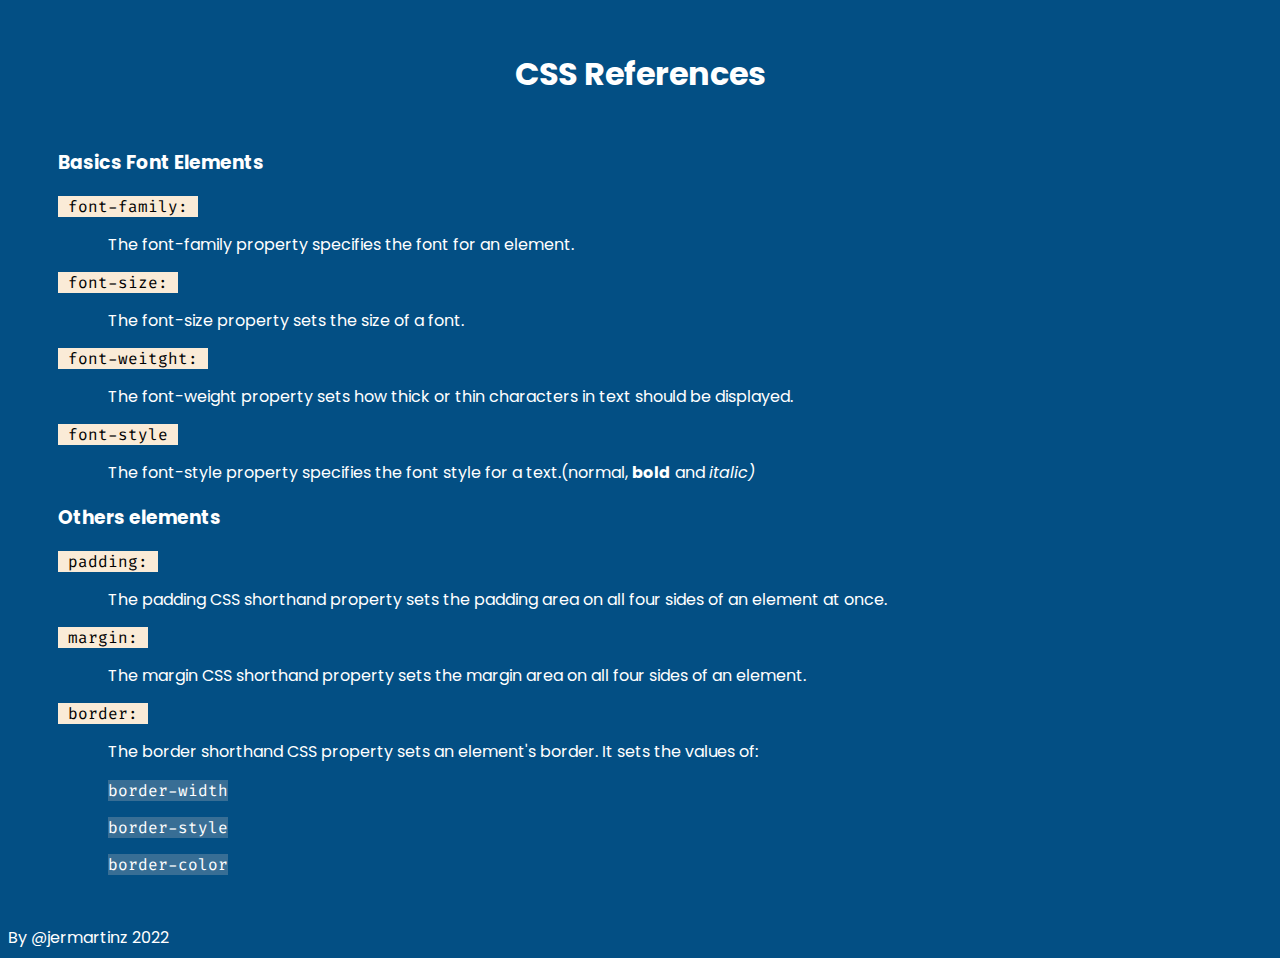
<file: CodeCademy/html-css-cheatsheet-starting/index.html>
<!DOCTYPE html>
<html lang="en">
<head>
    <meta charset="UTF-8">
    <meta http-equiv="X-UA-Compatible" content="IE=edge">
    <meta name="viewport" content="width=device-width, initial-scale=1.0">
    <link rel="stylesheet" href="styles.css">
    <link rel="preconnect" href="https://fonts.googleapis.com">
    <link rel="preconnect" href="https://fonts.gstatic.com" crossorigin>
    <link href="https://fonts.googleapis.com/css2?family=Poppins:wght@600&display=swap" rel="stylesheet"> 
    <link rel="preconnect" href="https://fonts.googleapis.com">
    <link rel="preconnect" href="https://fonts.gstatic.com" crossorigin>
    <link href="https://fonts.googleapis.com/css2?family=Poppins:wght@500&display=swap" rel="stylesheet"> 
    <link rel="preconnect" href="https://fonts.googleapis.com">
    <link rel="preconnect" href="https://fonts.gstatic.com" crossorigin>
    <link href="https://fonts.googleapis.com/css2?family=Poppins:wght@700&display=swap" rel="stylesheet"> 
    <link rel="preconnect" href="https://fonts.googleapis.com">
    <link rel="preconnect" href="https://fonts.gstatic.com" crossorigin>
    <link href="https://fonts.googleapis.com/css2?family=Poppins:wght@300&display=swap" rel="stylesheet"> 
    <link rel="preconnect" href="https://fonts.googleapis.com">
    <link rel="preconnect" href="https://fonts.gstatic.com" crossorigin>
    <link href="https://fonts.googleapis.com/css2?family=Fira+Code:wght@600&display=swap" rel="stylesheet"> 
    <title>CSS Elements</title>
</head>
<body>
    <h1>CSS References</h1>

    <div>
    <h3>Basics Font Elements</h3>
    <dl>
        <dt>font-family:</dt>
        <dd>The font-family property specifies the font for an element.</dd>
        <dt>font-size:</dt>
        <dd>The font-size property sets the size of a font.</dd>
        <dt>font-weitght:</dt>
        <dd>The font-weight property sets how thick or thin characters in text should be displayed.</dd>
        <dt>font-style</dt>
        <dd>The font-style property specifies the font style for a text.(normal, <strong>bold</strong> and <em>italic)</em></dd>
    </dl>
    </div>
    <div>
        <h3>Others elements</h3>
        <dl>
            <dt>padding:</dt>
            <dd>The padding CSS shorthand property sets the padding area on all four sides of an element at once.</dd>
            <dt>margin:</dt>
            <dd>The margin CSS shorthand property sets the margin area on all four sides of an element.</dd>
            <dt>border:</dt>
            <dd>The border shorthand CSS property sets an element's border. It sets the values of:<pre>border-width</pre><pre>border-style</pre> 
                <pre>border-color</pre></dd>
            
        </dl>
        <footer>By @jermartinz 2022</footer>

    </div>
</body>
</html>
</file>
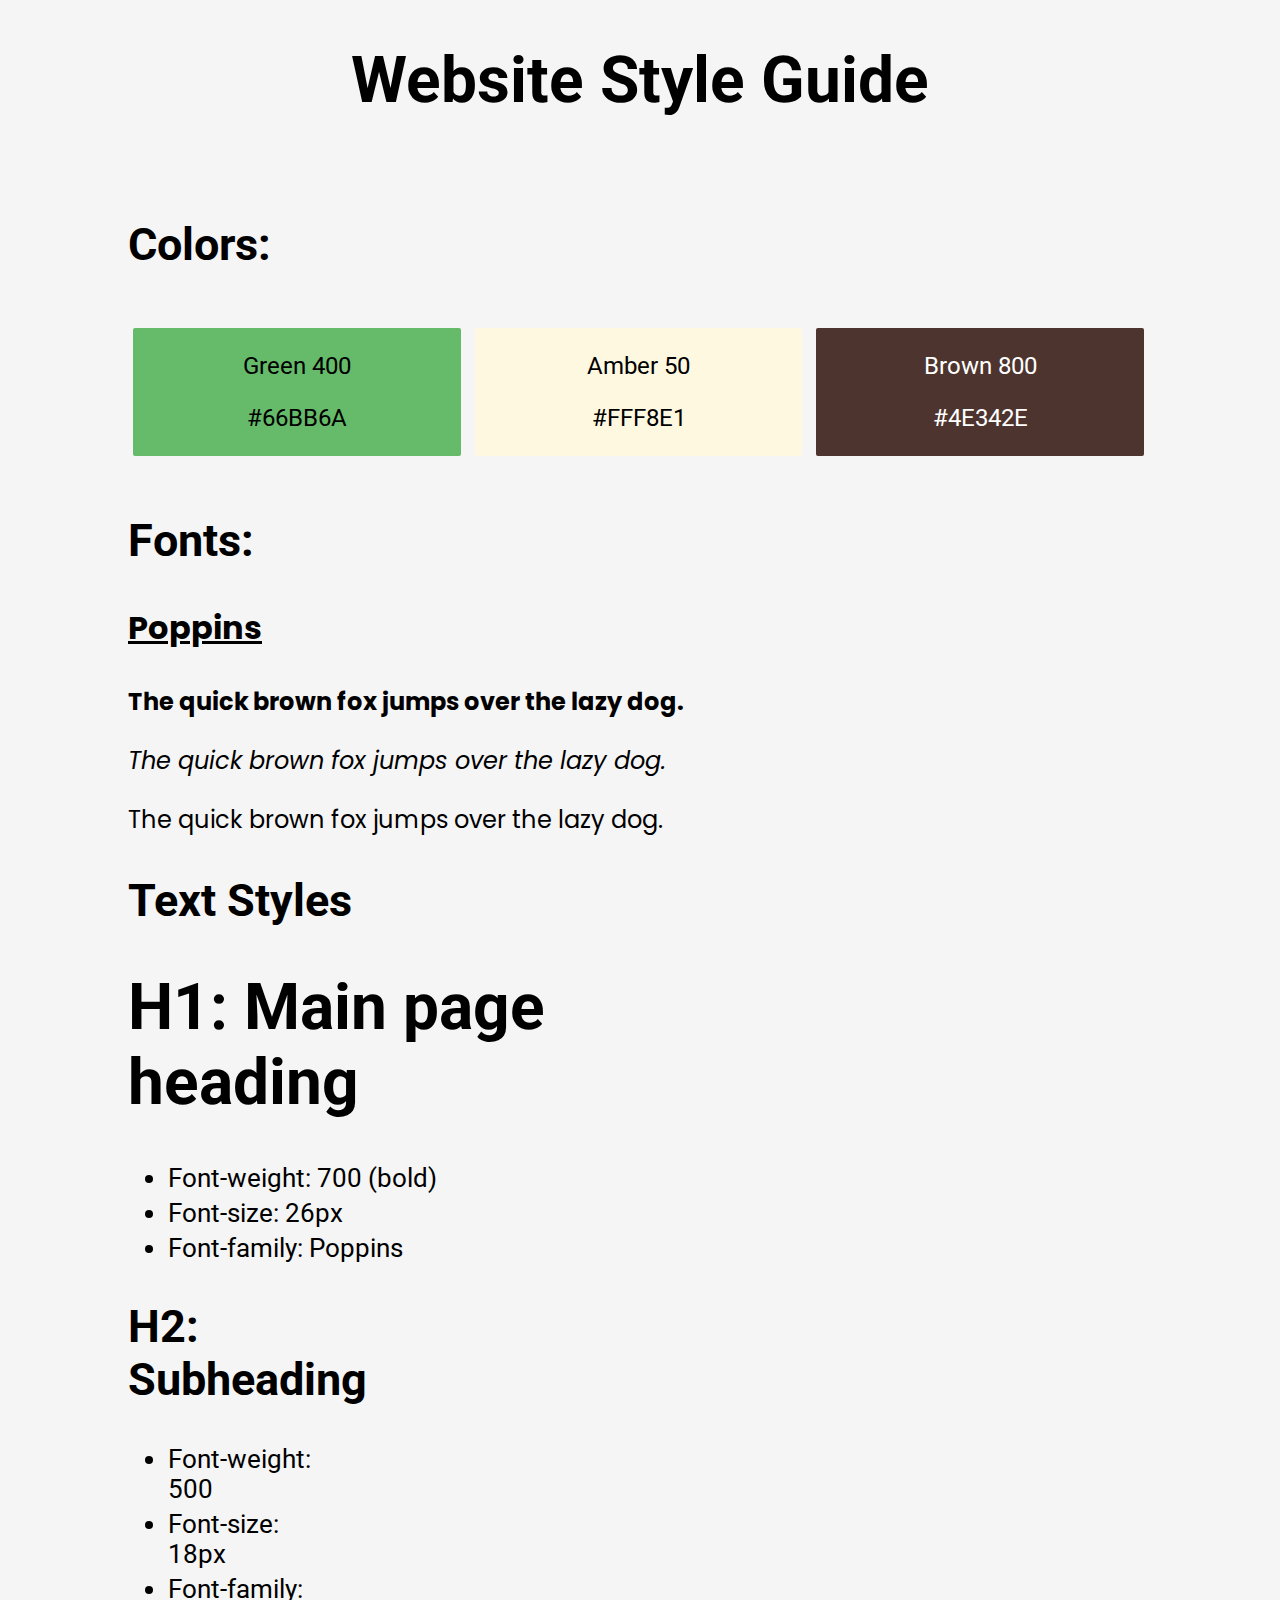
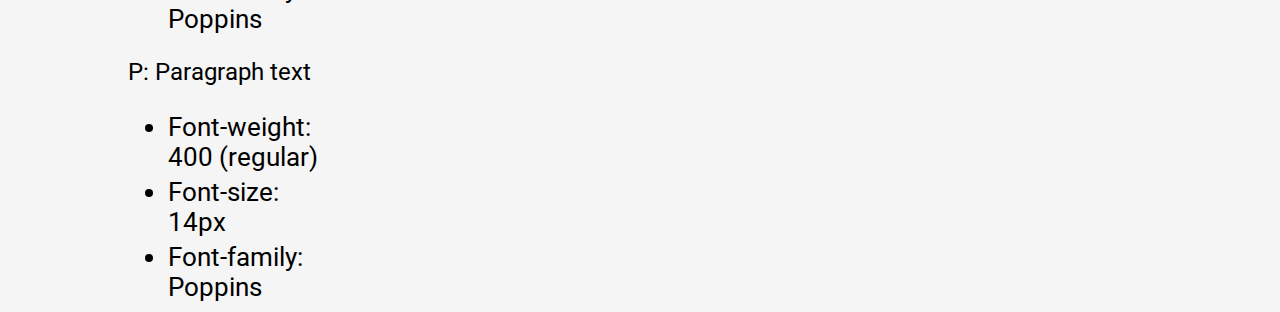
<file: CodeCademy/starting/index.html>
<!DOCTYPE html>
<html lang="en">
<head>
    <meta charset="UTF-8">
    <meta http-equiv="X-UA-Compatible" content="IE=edge">
    <meta name="viewport" content="width=device-width, initial-scale=1.0">
    <title>Design</title>
    <link rel="stylesheet" href="styles.css">
    <link rel="preconnect" href="https://fonts.googleapis.com">
    <link rel="preconnect" href="https://fonts.gstatic.com" crossorigin>
    <link href="https://fonts.googleapis.com/css2?family=Roboto:wght@400;500;700&display=swap" rel="stylesheet">
    <link rel="preconnect" href="https://fonts.googleapis.com">
    <link rel="preconnect" href="https://fonts.gstatic.com" crossorigin>
    <link href="https://fonts.googleapis.com/css2?family=Poppins:ital,wght@0,400;0,700;1,400&display=swap" rel="stylesheet">
   

</head>
<body>

    <h1 class="title">Website Style Guide</h1>

    <div id="colors">
        <h2>Colors:</h2>
        <div class="container container-green">
            <p class="color-label">Green 400</p>
            <p class="color-hexa">#66BB6A</p>
        </div>
        <div class="container container-amber">
            <p class="color-label">Amber 50</p>
            <p class="color-hexa">#FFF8E1</p>
        </div>
        <div class="container container-brown">
            <p class="color-label">Brown 800</p>
            <p class="color-hexa">#4E342E</p>
        </div>
    </div>
    <h2>Fonts:</h2>
    <div id="fonts">
       <div class="fonts-panel">
        <h3 class="font-label-poppins">Poppins</h3>
        <p class="bold-poppins">The quick brown fox jumps over the lazy dog.</p>
        <p class="italic-poppins">The quick brown fox jumps over the lazy dog.</p>
        <p class="regular-poppins">The quick brown fox jumps over the lazy dog.</p>

        </div>
       </div>

       <div id="text-style">
           <h2>Text Styles</h2>
           <div class="text-panel">
           <h1 class="text-title">H1: Main page heading</h1>
           <ul class="text-info">
               <li>Font-weight: 700 (bold)</li>
               <li>Font-size: 26px</li>
               <li>Font-family: Poppins</li>
           </ul>
           <div class="text-panel">
            <h2>H2: Subheading</h2>
            <ul class="text-info">
                <li>Font-weight: 500</li>
                <li>Font-size: 18px</li>
                <li>Font-family: Poppins</li>
            </ul>
           </div>
           <div class="text-panel">
            <p>P: Paragraph text</p>
            <ul class="text-info">
                <li>Font-weight: 400 (regular)</li>
                <li>Font-size: 14px</li>
                <li>Font-family: Poppins</li>
            </ul>
           </div>
        </div>
       </div>
       

    </div>
</body>
</html>
</file>
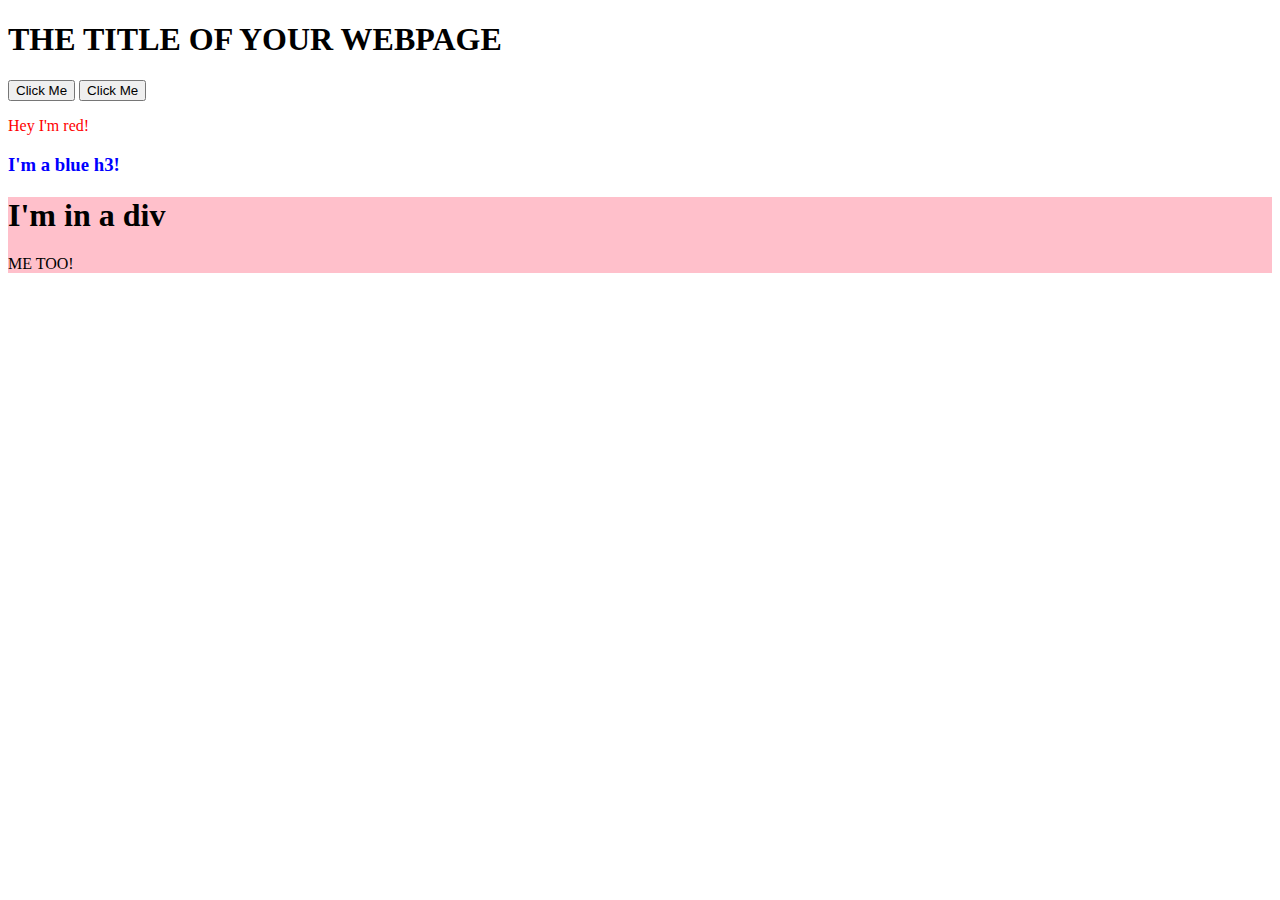
<file: Odin-Project/DOM-manipulation-1/index.html>
<!DOCTYPE html>
<html lang="en">
<head>
    <meta charset="UTF-8">
    <meta http-equiv="X-UA-Compatible" content="IE=edge">
    <meta name="viewport" content="width=device-width, initial-scale=1.0">
    <script src="index.js" defer></script>
    <title>Document</title>
</head>
<body>
    <h1>
    THE TITLE OF YOUR WEBPAGE
    </h1>
    <div id="container">
        <button onclick="alert('Hello World')">Click Me</button>
        <button id="btn">Click Me</button>
    </div>

</body>
</html>
</file>
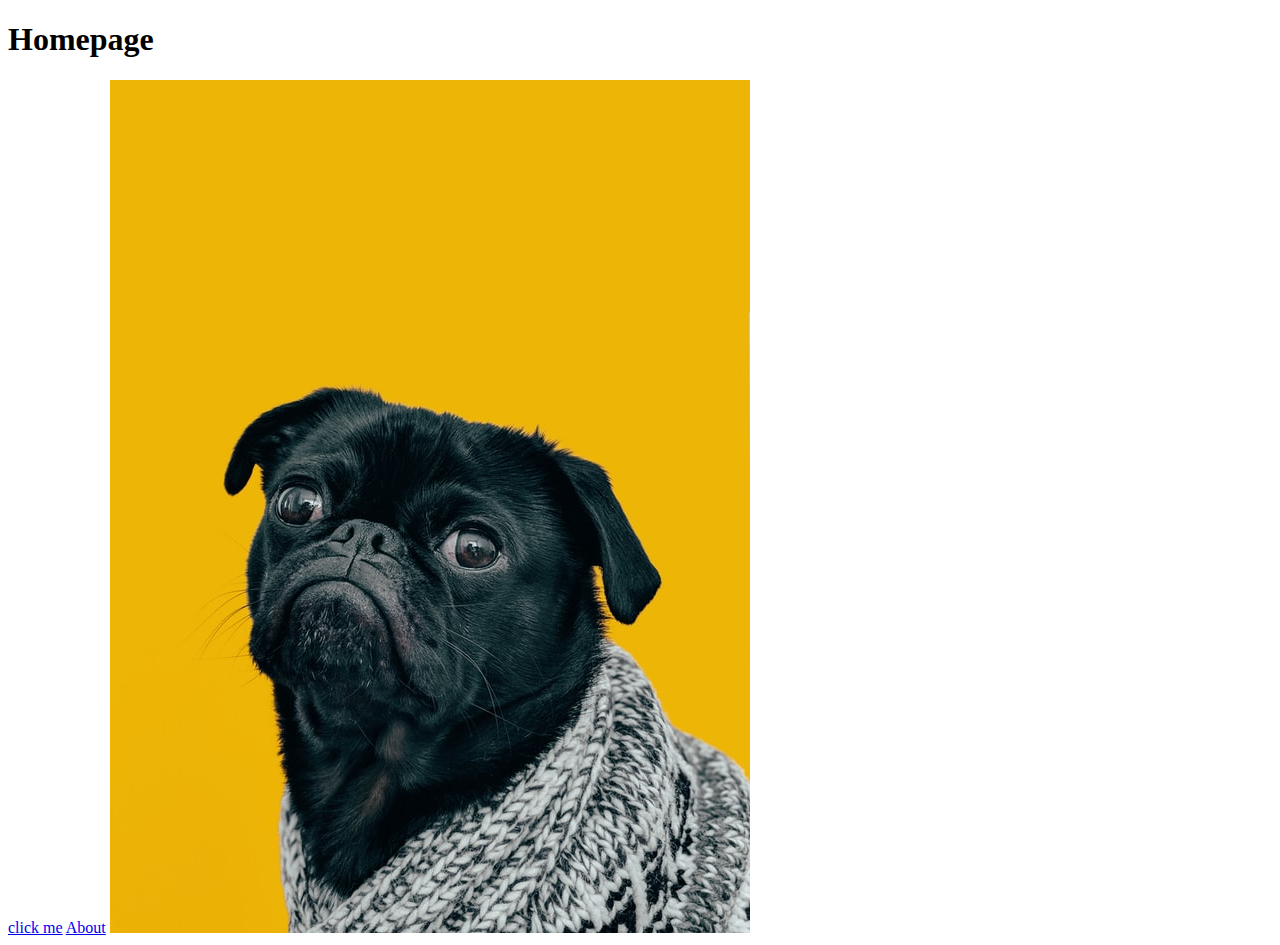
<file: Odin-Project/odin-links-and-images/index.html>
<!DOCTYPE html>
<html lang="en">
<head>
    <meta charset="UTF-8">
    <title>Odin links and images</title>
</head>
<body>
    <h1>Homepage</h1>
    <a href="https://www.theodinproject.com/about">click me</a>
    <a href="./pages/about.html">About</a>
    <img src="./images/dog.jpg" alt="dog">
</body>
</html>
</file>
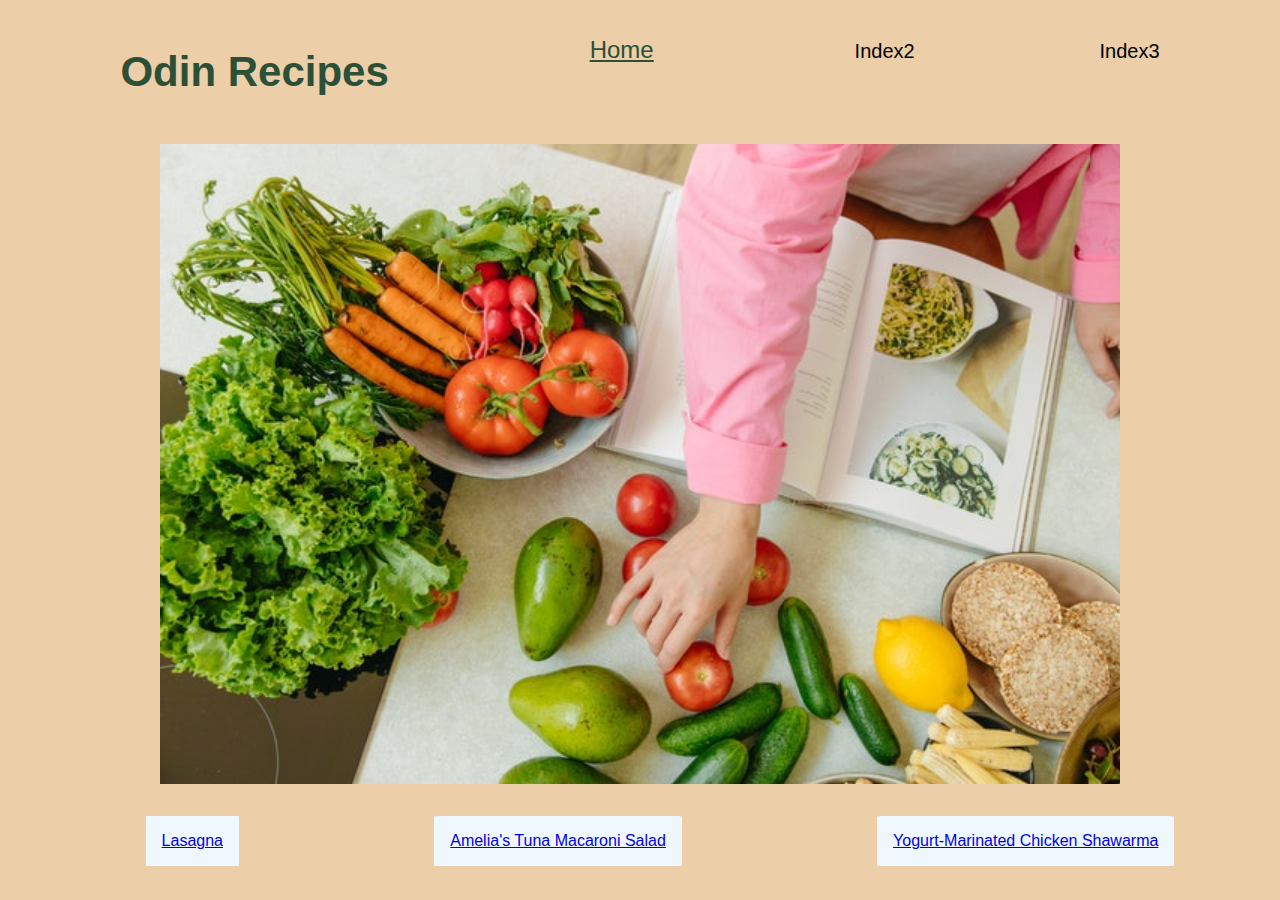
<file: Odin-Project/odin-recipes/index.html>
<!DOCTYPE html>
<html lang="en">
<head>
    <meta charset="UTF-8">
    <title>Odin Recipes</title>
    <link rel="stylesheet" href="style.css">
</head>
<body>
    <header>
        <h1 class="main-title">Odin Recipes</h1>
        <a id="home" href="./index.html">Home</a>
        <p>Index2</p>
        <p>Index3</p>
    </header>
    
    <div class="main-img">
        <img class="img-item"src="./images/recipe-book.jpg" alt="recipe-book">
    </div>
    <div>
        <ul class="index-item">
        <a id="recipe1" href="./recipes/lasagna.html">Lasagna</a>
        <a id="recipe2" href="./recipes/macaroni-salad.html">Amelia's Tuna Macaroni Salad</a>
        <a id="recipe3" href="./recipes/chicken-shawarma.html">Yogurt-Marinated Chicken Shawarma</a>
    </div>
</body>
</html>
</file>
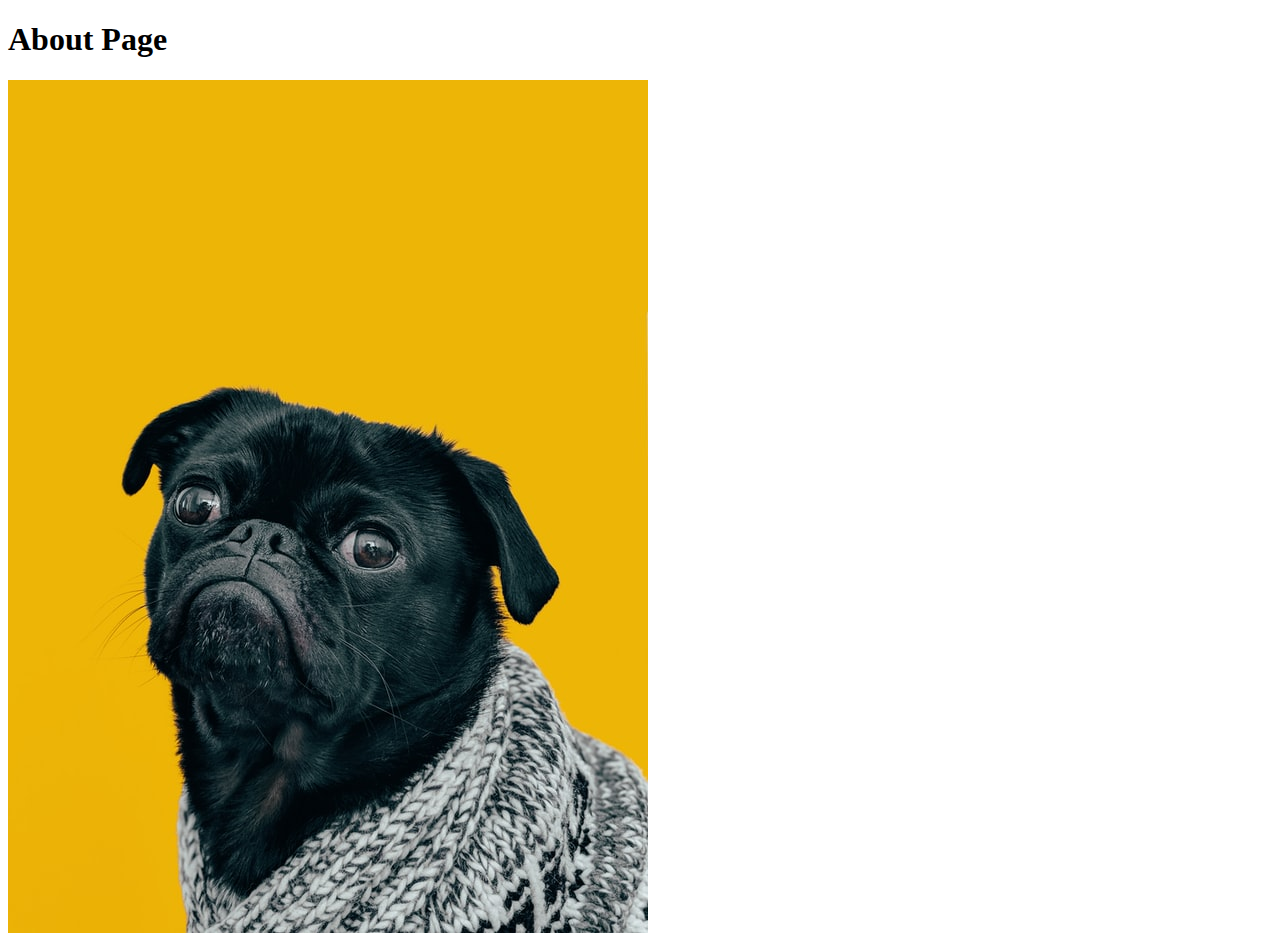
<file: Odin-Project/odin-links-and-images/pages/about.html>
<!DOCTYPE html>
<html lang="en">
    <head>
    <meta charset="UTF-8">
    <title>Odin Links and Images</title>
    </head>

    <body>
    <h1>About Page</h1>
    <img src="../images/dog.jpg" alt="dog">
    </body>
</html>
</file>
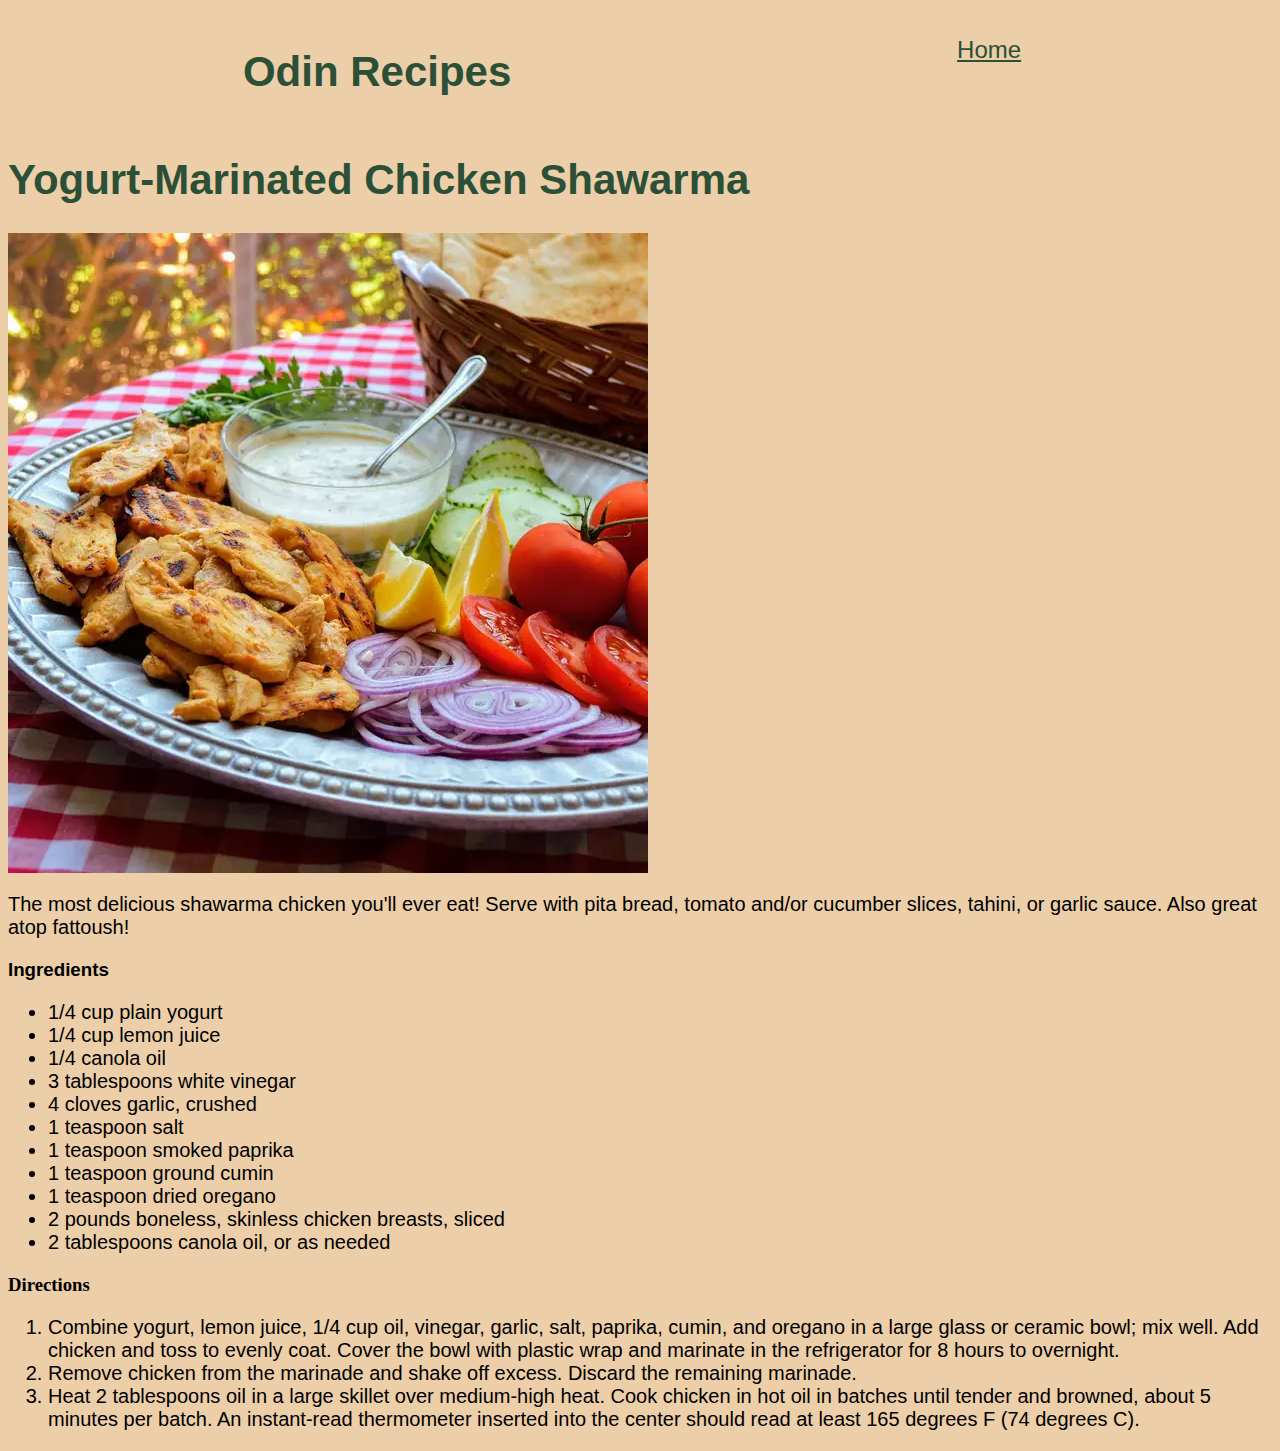
<file: Odin-Project/odin-recipes/recipes/chicken-shawarma.html>
<html lang="en">
<head>
    <meta charset="UTF-8">
    <title>Yogurt-Marinated Chicken Shawarma</title>
    <link rel="stylesheet" href="../style.css">
</head>
<body>
    <header>
        <h1 class="main-title">Odin Recipes</h1>
        <a id="home" href="../index.html">Home</a>
    </header>
    <h1 class="main-title">Yogurt-Marinated Chicken Shawarma</h1>
    <img id="chicken-sha-img" src="../images/chicken-shawarma.jpg" alt="chicken-shawarma">
    <p>The most delicious shawarma chicken you'll ever eat! Serve with pita bread, tomato 
        and/or cucumber slices, tahini, or garlic sauce. Also great atop fattoush!</p>
    <h3 class="section-title">Ingredients</h3>
    <ul class="ingredients">
        <li>1/4 cup plain yogurt</li>
        <li>1/4 cup lemon juice </li>
        <li>1/4 canola oil </li>
        <li> 3 tablespoons white vinegar</li>
        <li>4 cloves garlic, crushed</li>
        <li>1 teaspoon salt</li>
        <li>1 teaspoon smoked paprika</li>
        <li>1 teaspoon ground cumin</li>
        <li>1 teaspoon dried oregano</li>
        <li>2 pounds boneless, skinless chicken breasts, sliced</li>
        <li>2 tablespoons canola oil, or as needed</li>       
    </ul>
    <h3 class="section title">Directions</h3>
    <ol class="directions">
        <li>Combine yogurt, lemon juice, 1/4 cup oil, vinegar, garlic, salt, paprika, cumin, and oregano 
            in a large glass or ceramic bowl; mix well. Add chicken and toss to evenly coat. 
            Cover the bowl with plastic wrap and marinate in the refrigerator for 8 hours to overnight.</li>
        <li>Remove chicken from the marinade and shake off excess. Discard the remaining marinade.</li>
        <li>Heat 2 tablespoons oil in a large skillet over medium-high heat. Cook chicken in hot oil in batches 
            until tender and browned, about 5 minutes per batch. An instant-read thermometer inserted into the center 
            should read at least 165 degrees F (74 degrees C).</li>
    </ol>
</body>
</html>
</file>
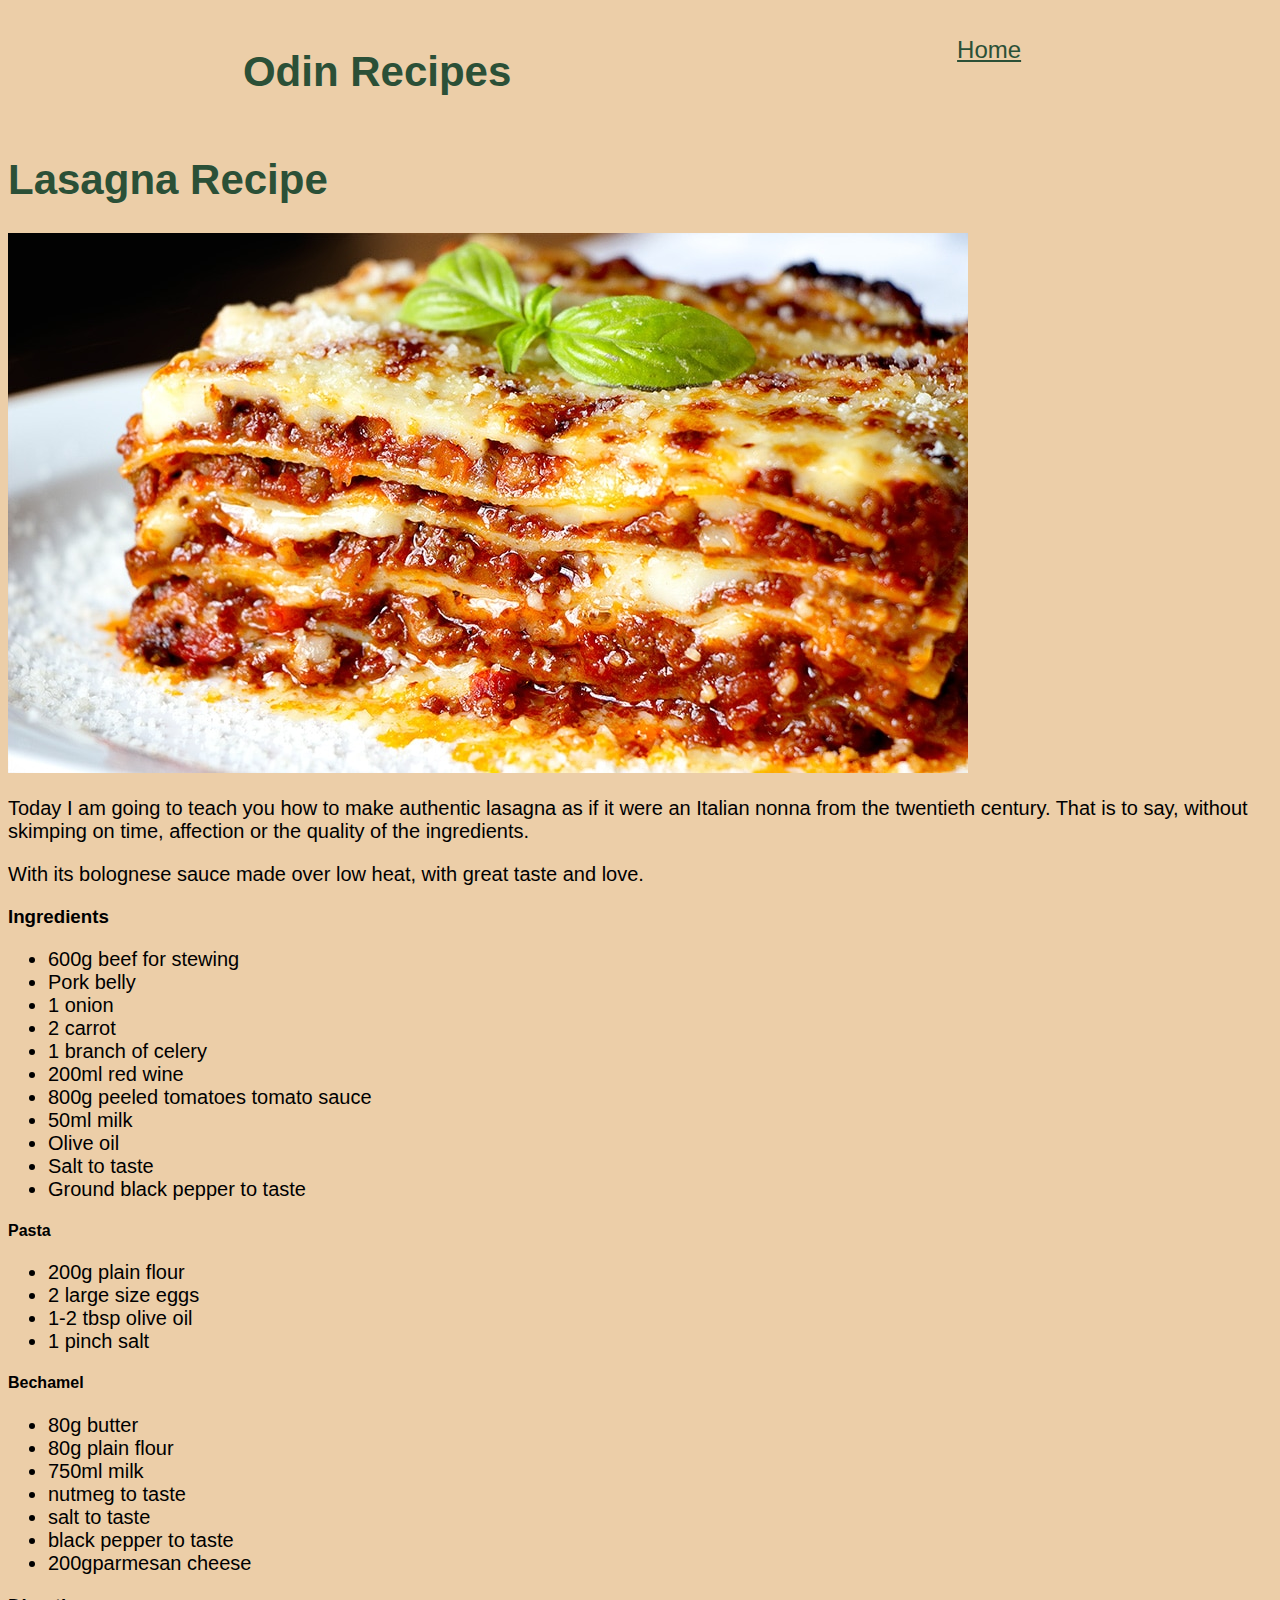
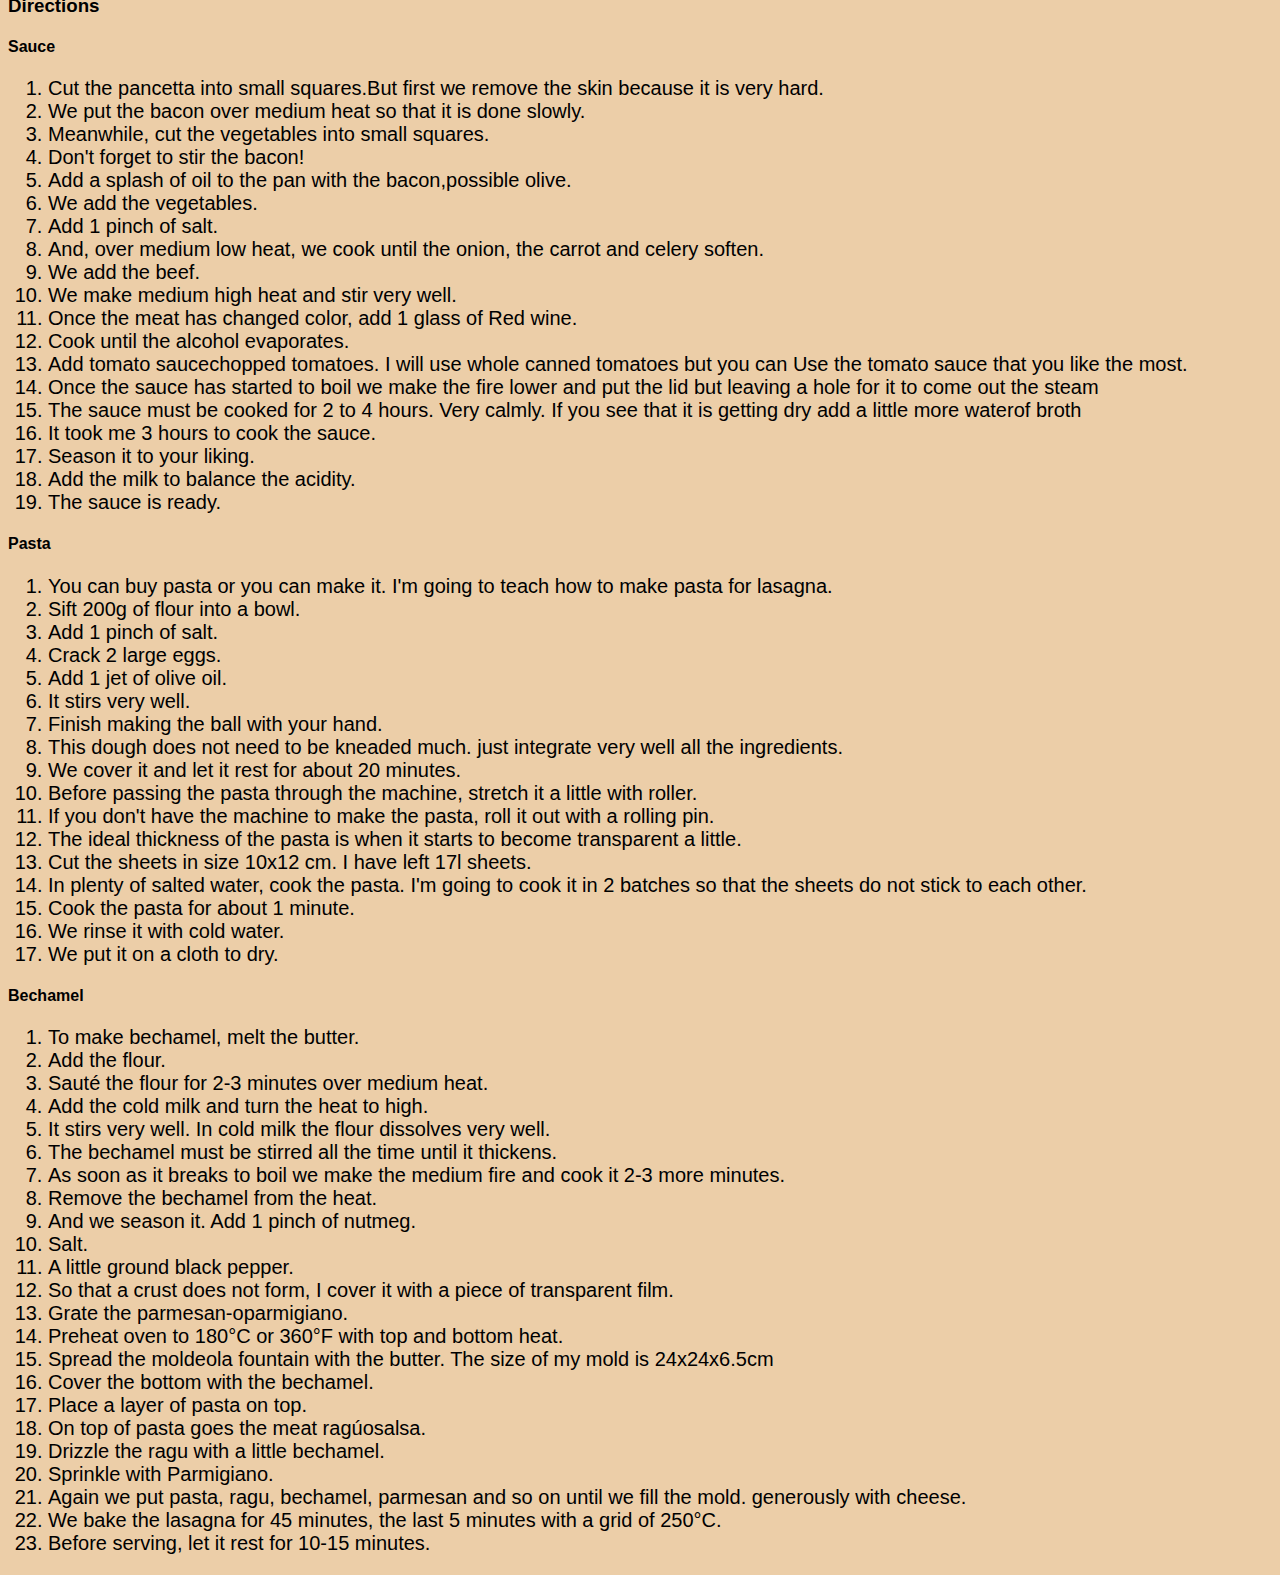
<file: Odin-Project/odin-recipes/recipes/lasagna.html>
<!DOCTYPE html>
<html lang="en">
<head>
    <meta charset="UTF-8">
    <title>Lasagna</title>
    <link rel="stylesheet" href="../style.css">
</head>
<body>
    <header>
        <h1 class="main-title">Odin Recipes</h1>
        <a id="home" href="../index.html">Home</a>
    </header>
    <h1 class="main-title">Lasagna Recipe</h1>
    <img id="lasagna-img" src="../images/lasagna.jpg" alt="lasagna">
    <p>Today I am going to teach you how to make authentic lasagna as if it were an Italian nonna from the
        twentieth century. That is to say, without skimping on time, affection or the quality of the
        ingredients.</p>
    <p>With its bolognese sauce made over low heat, with great taste and love.</p>
    <h3 class="section-title">Ingredients</h3>
    <ul class="ingredients">
        <li>600g beef for stewing</li>
        <li>Pork belly</li>
        <li>1 onion</li>
        <li>2 carrot</li>
        <li>1 branch of celery</li>
        <li>200ml red wine</li>
        <li>800g peeled tomatoes tomato sauce</li>
        <li>50ml milk</li>
        <li>Olive oil</li>
        <li>Salt to taste</li>
        <li>Ground black pepper to taste</li>
    </ul>
    <h4 class="sub-section-title">Pasta</h4>
    <ul class="ingredients">
        <li>200g plain flour</li>
        <li>2 large size eggs</li>
        <li>1-2 tbsp olive oil</li>
        <li>1 pinch salt</li>
        </li>
    </ul>
    <h4 class="sub-section-title">Bechamel</h4>
    <ul class="ingredients">
        <li>80g butter</li>
        <li>80g plain flour</li>
        <li>750ml milk</li>
        <li>nutmeg to taste</li>
        <li>salt to taste</li>
        <li>black pepper to taste</li>
        <li>200gparmesan cheese</li>
    </ul>
    <h3 class="section-title">Directions</h3>
    <h4 class="sub-section-title">Sauce</h4>
    <ol class="directions">
        <li>Cut the pancetta into small squares.But first we remove the skin because it is very hard.</li>
        <li>We put the bacon over medium heat so that it is done slowly.</li>
        <li>Meanwhile, cut the vegetables into small squares.</li>
        <li>Don't forget to stir the bacon!</li>
        <li>Add a splash of oil to the pan with the bacon,possible olive.</li>
        <li> We add the vegetables.</li>
        <li>Add 1 pinch of salt.</li>
        <li>And, over medium low heat, we cook until the onion, the carrot and celery soften.</li>
        <li>We add the beef.</li>
        <li>We make medium high heat and stir very well.</li>
        <li>Once the meat has changed color, add 1 glass of Red wine.</li>
        <li>Cook until the alcohol evaporates.</li>
        <li>Add tomato saucechopped tomatoes. I will use whole canned tomatoes but you can
            Use the tomato sauce that you like the most.</li>
        <li>Once the sauce has started to boil we make the fire lower and put the lid but
            leaving a hole for it to come out the steam</li>
        <li>The sauce must be cooked for 2 to 4 hours. Very calmly. If you see that 
            it is getting dry add a little more waterof broth</li>
        <li> It took me 3 hours to cook the sauce.</li>
        <li>Season it to your liking.</li>
        <li>Add the milk to balance the acidity.</li>
        <li>The sauce is ready.</li>
    </ol>
    <h4 class="sub-section-title">Pasta</h4>
    <ol class="directions">
        <li>You can buy pasta or you can make it. I'm going to
            teach how to make pasta for lasagna.</li>
        <li>Sift 200g of flour into a bowl.</li>
        <li>Add 1 pinch of salt.</li>
        <li>Crack 2 large eggs.</li>
        <li>Add 1 jet of olive oil.</li>
        <li>It stirs very well.</li>
        <li>Finish making the ball with your hand.</li>
        <li>This dough does not need to be kneaded much. just integrate very well all the ingredients.</li>
        <li>We cover it and let it rest for about 20 minutes.</li>
        <li>Before passing the pasta through the machine, stretch it a little with roller.</li>
        <li>If you don't have the machine to make the pasta, roll it out with a rolling pin.</li>
        <li>The ideal thickness of the pasta is when it starts to become transparent a little.</li>
        <li>Cut the sheets in size 10x12 cm. I have left 17l sheets.</li>
        <li>In plenty of salted water, cook the pasta. I'm going to cook it in 2 batches 
            so that the sheets do not stick to each other.</li>
        <li>Cook the pasta for about 1 minute.</li>
        <li>We rinse it with cold water.</li>
        <li>  We put it on a cloth to dry.</li>
    </ol>
    <h4 class="sub-section-title">Bechamel</h4>
    <ol class="directions">
    <li>To make bechamel, melt the butter.
    <li>Add the flour.
    <li>Sauté the flour for 2-3 minutes over medium heat.
    <li>Add the cold milk and turn the heat to high.
    <li>It stirs very well. In cold milk the flour dissolves very well.
    <li>The bechamel must be stirred all the time until it thickens.
    <li>As soon as it breaks to boil we make the medium fire and cook it 2-3 more minutes.
    <li>Remove the bechamel from the heat.
    <li>And we season it. Add 1 pinch of nutmeg.
    <li>Salt.
    <li>A little ground black pepper.
    <li>So that a crust does not form, I cover it with a piece of transparent film.
    <li>Grate the parmesan-oparmigiano.
    <li>Preheat oven to 180°C or 360°F with top and bottom heat.
    <li>Spread the moldeola fountain with the butter. The size of my mold is 24x24x6.5cm
    <li>Cover the bottom with the bechamel.
    <li>Place a layer of pasta on top.
    <li>On top of pasta goes the meat ragúosalsa.
    <li>Drizzle the ragu with a little bechamel.
    <li>Sprinkle with Parmigiano.
    <li>Again we put pasta, ragu, bechamel, parmesan and so on until we fill the mold.
        generously with cheese.
    <li>We bake the lasagna for 45 minutes, the last 5 minutes with a grid of 250°C.
    <li>Before serving, let it rest for 10-15 minutes.
    </ol>
</body>
</html>
</file>
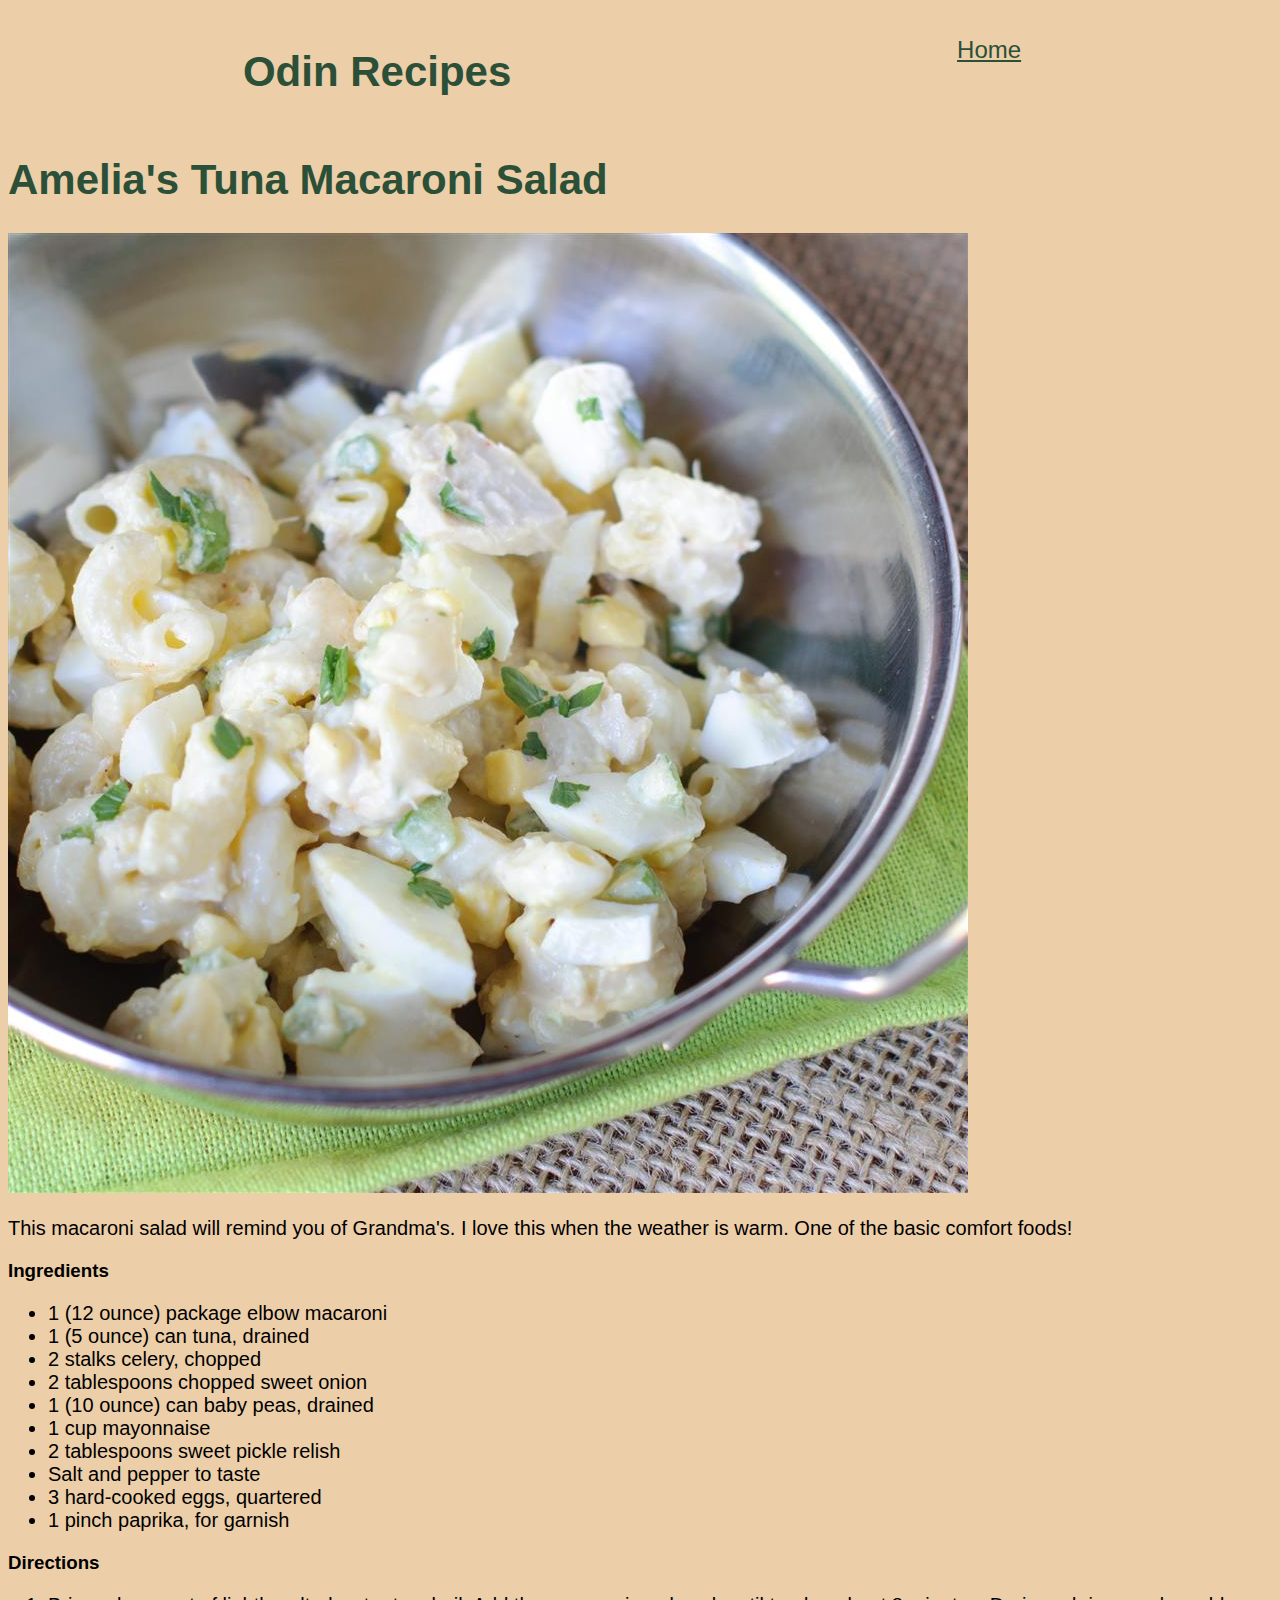
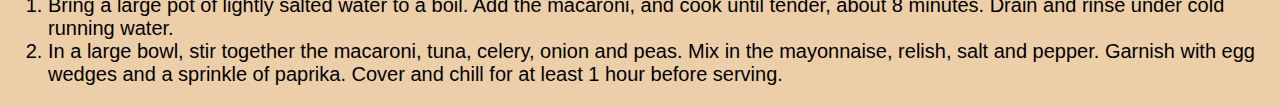
<file: Odin-Project/odin-recipes/recipes/macaroni-salad.html>
<!DOCTYPE html>
<html lang="en">
<head>
    <meta charset="UTF-8">
    <title>Amelia's Tuna Macaroni Salad</title>
    <link rel="stylesheet" href="../style.css">
</head>
<body>
    <header>
        <h1 class="main-title">Odin Recipes</h1>
        <a id="home" href="../index.html">Home</a>
    </header>
    <h1 class="main-title">Amelia's Tuna Macaroni Salad</h1>
    <img id="macaroni-img" src="../images/macaroni-salad.jpeg" alt="macaroni-salad">
    <p>This macaroni salad will remind you of Grandma's. 
        I love this when the weather is warm. One of the basic comfort foods!</p>
    <h3 class="section-title">Ingredients</h3>
    <ul class="ingredients">
        <li>1 (12 ounce) package elbow macaroni</li>
        <li>1 (5 ounce) can tuna, drained</li>
        <li>2 stalks celery, chopped</li>
        <li>2 tablespoons chopped sweet onion</li>
        <li>1 (10 ounce) can baby peas, drained</li>
        <li>1 cup mayonnaise</li>
        <li>2 tablespoons sweet pickle relish</li>
        <li>Salt and pepper to taste</li>
        <li>3 hard-cooked eggs, quartered</li>
        <li>1 pinch paprika, for garnish</li>
    </ul>
    <h3 class="section-title">Directions</h3>
    <ol class="directions">
        <li>Bring a large pot of lightly salted water to a boil. 
            Add the macaroni, and cook until tender, about 8 minutes. 
            Drain and rinse under cold running water.</li>
        <li>In a large bowl, stir together the macaroni, tuna, celery, onion and peas. 
            Mix in the mayonnaise, relish, salt and pepper. Garnish with egg wedges and 
            a sprinkle of paprika. Cover and chill for at least 1 hour before serving.</li>
    </ol>
</body>
</html>
</file>
<file: CodeCademy/html-css-cheatsheet-starting/styles.css>
body {
    background-color: #034f84;
    font-family: 'Poppins', sans-serif;
}
h1{
    font-family:  'Poppins', sans-serif;
    color: white;
    text-align: center;
    margin: 50px;
    font-size: 700;
    display: block;
}



h3 {
    font-family:  Poppins, sans-serif;
    font-size: 500;
    color: white;
    margin-left: 50px;
}

dt{
    font-family: 'Fira Code',  monospace;
    background-color: antiquewhite;
    padding-right: 10px;
    padding-left: 10px;
    margin: 15px 50px;
    width: fit-content;
}
dd{
    color: white;
    margin-left: 100px;
}
pre{
    font-family: 'Fira Code';
    background-color: rgba(209, 202, 202, 0.26);
    width: fit-content;

}
footer{
    margin-top: 50px;
    color: white;
}
</file>
<file: CodeCademy/starting/styles.css>
body{
    font-family: Roboto, sans-serif;
    margin: 0 10%;
    background-color: whitesmoke;
}
.title{
    display: block;
    font-size: 64px;
    font-weight: bold;
    text-align: center;
    
}

p{
    font-size: 24px;
}

h2{
    display: block;
    font-size: 45px;
  
}
#colors{
    margin-top: 100px;
}

.container{
    display: inline-block;
    width: 32%;
    text-align: center;
    margin: 20px 5px;
    min-height: 100px;
    border-radius: 2px;
}

.container-green{
    background-color: #66BB6A;
    color: black;
}
.container-amber{
    background-color: #FFF8E1;
    color:black
    
}
.container-brown{
    background-color: #4E342E;
    color: white;
}

.color-label{
    display: block;
    font-size: 24px;
}
.color-hexa{
    display: block;
    font-size: 24px;
    
}
.font-panel {
    width: 45%;
   
}

.font-label-poppins{
    font-family: 'Poppins', sans-serif;
    font-size: 32px;
    text-decoration: underline;
}

.bold-poppins{
    font-family: 'Poppins';
    font-weight: bold;
    font-size: 24px;
}

.italic-poppins{
    font-family: 'Poppins';
    font-style: italic;
    font-size: 24px;
}
.regular-poppins{
    font-family: 'Poppins';
    font-style: normal;
    font-size: 24px;
}

.text-panel{
    width: 45%;
    
}
.text-title {
    font-weight: 700;
    font-size: 64px;
  
    

}
.text-info{
    font-size: 26px;
    margin-bottom: 10px;
}

li{
    margin-bottom: 5px;
}
</file>
<file: Odin-Project/odin-recipes/style.css>
body{
    background-color: rgb(236, 206, 168);
}
p, #home, .main-title, .index-item, .ingredients, .directions, .section-title, .sub-section-title{
    font-family: Verdana, Geneva, Tahoma, sans-serif;
}
p, .ingredients, .directions{
    font-size: 20px;
}
.main-img{
    display: flex;
    justify-content: center;
    margin: 8px;
}
.img-item{
    height: 640px;
    width: auto;
}

.index-item {
    flex-direction: row;
    flex: 2;
    display: flex;
    justify-content: space-around;
    
    
   
    
    
    
    
}
#recipe1, #recipe2, #recipe3{
    background-color: aliceblue;
    padding: 16px;
    border: 4px;
    border-radius: 2%;
    margin: 16px;

    
}
.main-title{
    color: rgb(43, 80, 55);
    font-size: 42px;
    
}
header{
    display: flex;
    justify-content: space-around;
    flex-direction: row;
    padding: 4px;
    margin: 16px;
}
#home{
    
    font-size: 24px;
    color: rgb(43, 80, 55);
    padding: 8px;
    margin: 8px;
   
}
</file>
